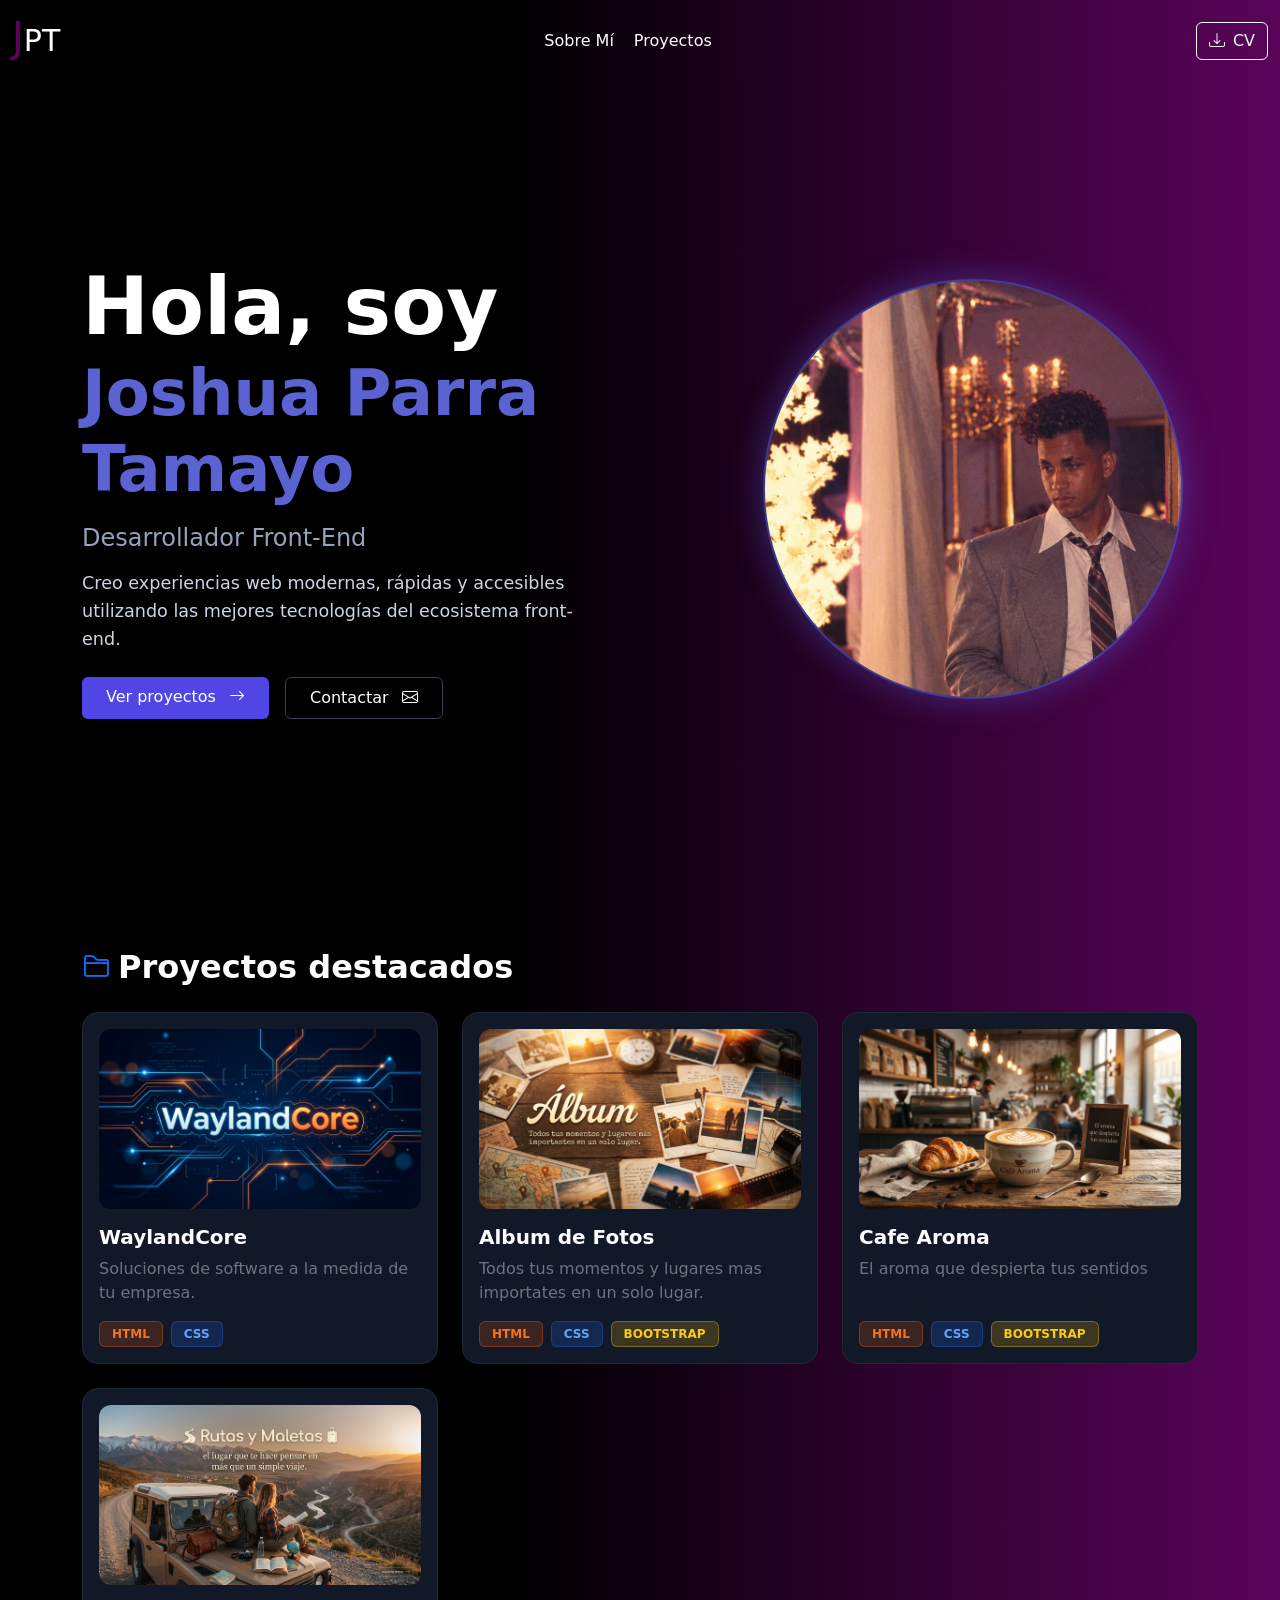
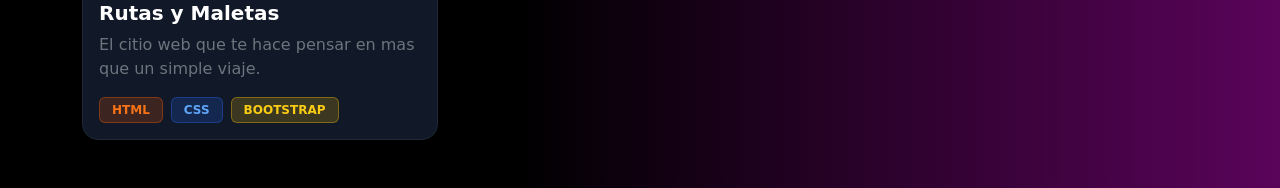
<file: index.html>
<!DOCTYPE html>
<html lang="es">

<head>
    <meta charset="UTF-8">
    <meta name="viewport" content="width=device-width, initial-scale=1.0">
    <title>PFF</title>
    <link href="https://cdn.jsdelivr.net/npm/bootstrap@5.3.8/dist/css/bootstrap.min.css" rel="stylesheet"
        integrity="sha384-sRIl4kxILFvY47J16cr9ZwB07vP4J8+LH7qKQnuqkuIAvNWLzeN8tE5YBujZqJLB" crossorigin="anonymous">
    <script src="https://cdn.jsdelivr.net/npm/bootstrap@5.3.8/dist/js/bootstrap.bundle.min.js"
        integrity="sha384-FKyoEForCGlyvwx9Hj09JcYn3nv7wiPVlz7YYwJrWVcXK/BmnVDxM+D2scQbITxI" crossorigin="anonymous"
        defer>
        </script>

    <link rel="stylesheet" href="https://cdn.jsdelivr.net/npm/bootstrap-icons@1.11.3/font/bootstrap-icons.min.css">
    <!-- Iconos Bootstrap -->
    <link rel="stylesheet" href="style.css">
</head>

<body>
    <!-- NAVBAR -->
    <nav class="navbar navbar-dark">
        <div class="container-fluid nav-custom-container">
            <a class="navbar-brand me-0" href="#">
                <h1>JPT</h1>
            </a>

            <ul class="navbar-nav text-center">
                <li class="nav-item">
                    <a class="nav-link active" href="#inicio">Sobre Mí</a>
                </li>
                <li class="nav-item">
                    <a class="nav-link active" href="#proyectos">Proyectos</a>
                </li>
            </ul>

            <div>
                <a href="Hvida/index.html" class="btn btn-outline-light">
                    <i class="bi bi-download me-2"></i>CV
                </a>
            </div>
        </div>
    </nav>
    <!-- FIN NAVBAR-->

    <!-- SECCION INICIO -->
    <section id="inicio" class="hero-section py-5">
        <div class="container">
            <div class="row align-items-center gy-4">

                <div class="col-lg-7 text-start">
                    <h2 class="hero-title fw-bold m-0">Hola, soy</h2>
                    <h1 class="hero-name fw-bold mb-3">Joshua Parra Tamayo</h1>
                    <h3 class="hero-subtitle text-secondary mb-3">Desarrollador Front-End</h3>
                    <p class="hero-text text-light-50 mb-4">
                        Creo experiencias web modernas, rápidas y accesibles utilizando las mejores tecnologías del
                        ecosistema front-end.
                    </p>

                    <div class="d-flex gap-3 flex-wrap">
                        <a href="#proyectos" class="btn btn-purple px-4 py-2">
                            Ver proyectos <i class="bi bi-arrow-right ms-2"></i>
                        </a>
                        <a href="#contacto" class="btn btn-outline-custom px-4 py-2">
                            Contactar <i class="bi bi-envelope ms-2"></i>
                        </a>
                    </div>
                </div>

                <div class="col-lg-5 d-flex justify-content-center">
                    <div class="profile-img-container">
                        <!-- Rutas corregidas a relativas -->
                        <img src="img/Foto.jpeg" alt="Joshua Parra Tamayo" class="profile-img">
                    </div>
                </div>

            </div>
        </div>
    </section>
    <!-- FIN SECCION INICIO -->

    <!-- SECCION PROYECTOS -->
    <section id="proyectos" class="py-5">
        <div class="container">
            <div class="d-flex align-items-center gap-2 mb-4">
                <i class="bi bi-folder2 fs-3 text-primary"></i>
                <h2 class="text-white fw-bold m-0">Proyectos destacados</h2>
            </div>

            <div class="row g-4">
                <!-- Proyecto 1 -->
                <div class="col-12 col-md-6 col-lg-4">
                    <div class="card project-card h-100 p-3">
                        <img src="img/WaylandCore.jpeg" class="card-img-top project-img" alt="WaylandCore">
                        <div class="card-body px-0 pb-0 d-flex flex-column justify-content-between">
                            <div>
                                <h5 class="card-title text-white fw-bold mb-2">
                                    <a href="Proyecto1/index.html" class="text-white text-decoration-none stretched-link">
                                        WaylandCore
                                    </a>
                                </h5>
                                <p class="card-text text-secondary fs-6">
                                    Soluciones de software a la medida de tu empresa.
                                </p>
                            </div>

                            <div class="d-flex gap-2 mt-3">
                                <span class="badge tech-badge bg-orange">HTML</span>
                                <span class="badge tech-badge bg-blue">CSS</span>
                            </div>
                        </div>
                    </div>
                </div>

                <!-- Proyecto 2 -->
                <div class="col-12 col-md-6 col-lg-4">
                    <div class="card project-card h-100 p-3">
                        <img src="img/Album.jpeg" class="card-img-top project-img" alt="TaskFlow">
                        <div class="card-body px-0 pb-0 d-flex flex-column justify-content-between">
                            <div>
                                <h5 class="card-title text-white fw-bold mb-2">
                                    <a href="Proyecto2/index.html" class="text-white text-decoration-none stretched-link">
                                        Album de Fotos
                                    </a>
                                </h5>
                                <p class="card-text text-secondary fs-6">
                                    Todos tus momentos y lugares mas importates en un solo lugar.
                                </p>
                            </div>
                            
                            <div class="d-flex gap-2 mt-3">
                                <span class="badge tech-badge bg-orange">HTML</span>
                                <span class="badge tech-badge bg-blue">CSS</span>
                                <span class="badge tech-badge bg-yellow">BOOTSTRAP</span>
                            </div>
                        </div>
                    </div>
                </div>

                <!-- Proyecto 3 -->
                <div class="col-12 col-md-6 col-lg-4">
                    <div class="card project-card h-100 p-3">
                        <img src="img/cafeAroma.jpg" class="card-img-top project-img" alt="Focus Landing">
                        <div class="card-body px-0 pb-0 d-flex flex-column justify-content-between">
                            <div>
                                <h5 class="card-title text-white fw-bold mb-2">
                                    <a href="Proyecto3/index.html" class="text-white text-decoration-none stretched-link">
                                        Cafe Aroma
                                    </a>
                                </h5>
                                <p class="card-text text-secondary fs-6">
                                    El aroma que despierta tus sentidos
                                </p>
                            </div>
                            
                            <div class="d-flex gap-2 mt-3">
                                <span class="badge tech-badge bg-orange">HTML</span>
                                <span class="badge tech-badge bg-blue">CSS</span>
                                <span class="badge tech-badge bg-yellow">BOOTSTRAP</span>
                            </div>
                        </div>
                    </div>
                </div>

                <!-- Proyecto 4 -->
                <div class="col-12 col-md-6 col-lg-4">
                    <div class="card project-card h-100 p-3">
                        <img src="img/rutasymaletas.jpeg" class="card-img-top project-img" alt="Focus Landing">
                        <div class="card-body px-0 pb-0 d-flex flex-column justify-content-between">
                            <div>
                                <h5 class="card-title text-white fw-bold mb-2">
                                    <a href="Proyecto4/index.html" class="text-white text-decoration-none stretched-link">
                                        Rutas y Maletas
                                    </a>
                                </h5>
                                <p class="card-text text-secondary fs-6">
                                    El citio web que te hace pensar en mas que un simple viaje.
                                </p>
                            </div>
                            
                            <div class="d-flex gap-2 mt-3">
                                <span class="badge tech-badge bg-orange">HTML</span>
                                <span class="badge tech-badge bg-blue">CSS</span>
                                <span class="badge tech-badge bg-yellow">BOOTSTRAP</span>
                            </div>
                        </div>
                    </div>
                </div>
            </div>
        </div>
    </section>
    <!-- FIN SECCION PROYECTOS -->
</body>

</html>
</file>
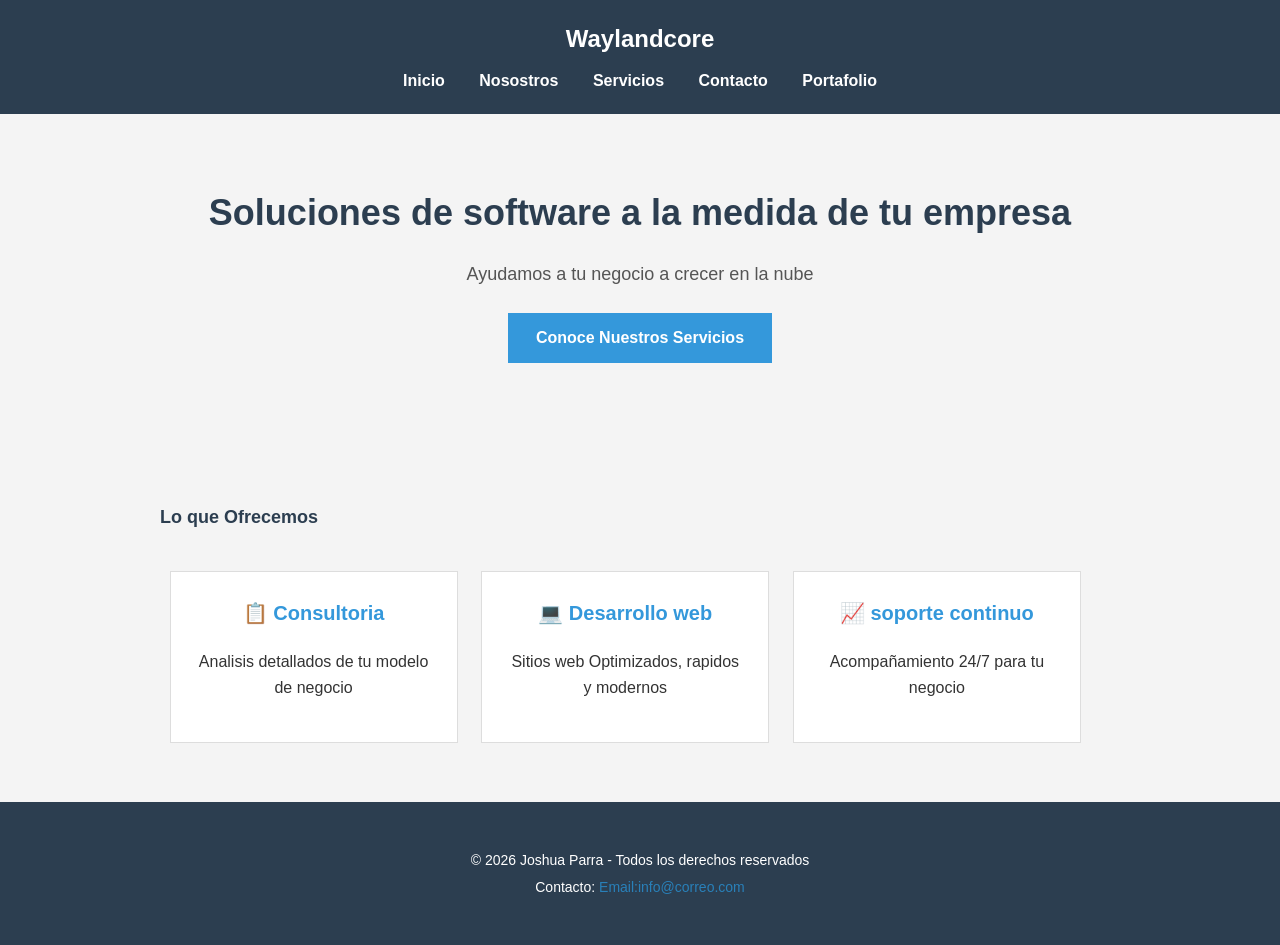
<file: Proyecto1/index.html>
<!DOCTYPE html>
<html lang="es">
<head>
    <meta charset="UTF-8">
    <meta name="viewport" content="width=device-width, initial-scale=1.0">
    <title>Website</title>
    <link rel="stylesheet" href="../Proyecto1/style.css">
</head>
<body>
    <!--Cabecera-->
    <header>
        <h2>Waylandcore</h2>
        
        <nav>
            <li><a href="#">Inicio</a></li>
            <li><a href="#">Nosostros</a></li>
            <li><a href="#">Servicios</a></li>
            <li><a href="../Proyecto1/contacto.html">Contacto</a></li>
            <li><a href="../index.html">Portafolio</a></li>
        </nav>
    </header>
    <!--FIN CABECERA-->

    <!-- BANNER PPAL -->
     <section class="hero">
        <h1>Soluciones de software a la medida de tu empresa</h1>
        <p>Ayudamos a tu negocio a crecer en la nube</p>
        <a href="#" class="btn">Conoce Nuestros Servicios</a>
     </section>
     <!-- Fin Banner-->

      <!-- servicios-->
       <section class="servicios">
        <h2>Lo que Ofrecemos</h2>
        <div class="caja-servicio">
            <h3>📋 Consultoria</h3>
            <p>Analisis detallados de tu modelo de negocio</p>
        </div>

        <div class="caja-servicio">
            <h3>💻 Desarrollo web</h3>
            <p>Sitios web Optimizados, rapidos y modernos</p>
        </div>

        <div class="caja-servicio">
            <h3>📈 soporte continuo</h3>
            <p>Acompañamiento 24/7 para tu negocio</p>
        </div>
        
       </section>
       <!--Fin Servicios-->
       
        <!-- Footer -->
         <footer>
            <p>&copy; 2026 Joshua Parra - Todos los derechos reservados</p>
            <p>Contacto: <a href="email.info@correo.com">Email:info@correo.com</a></p>
         </footer>

</body>
</html>
</file>
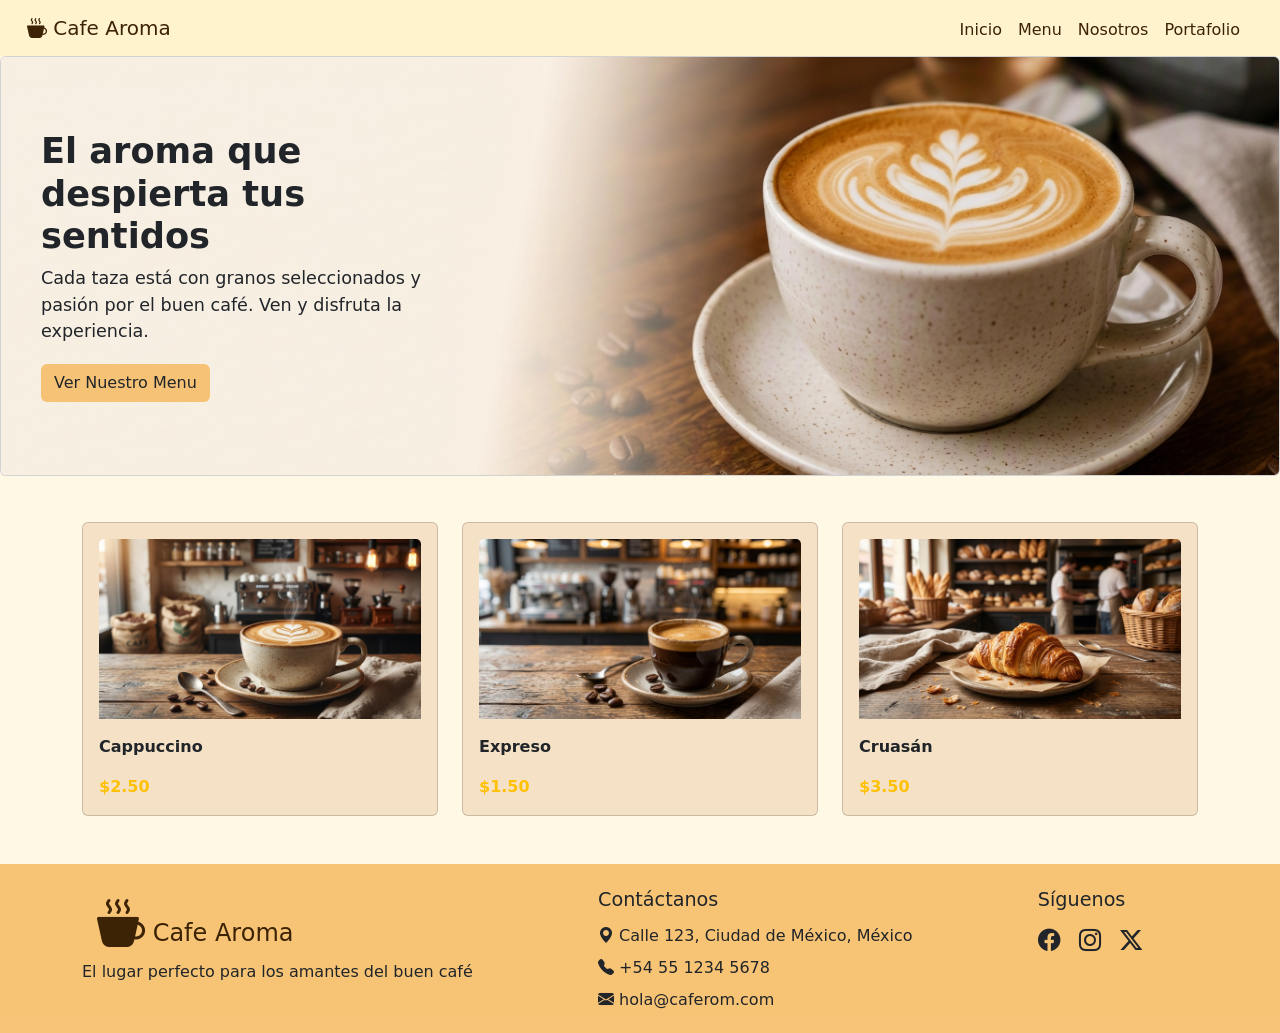
<file: Proyecto3/index.html>
<!DOCTYPE html>
<html lang="en">

<head>
    <meta charset="UTF-8">
    <meta name="viewport" content="width=device-width, initial-scale=1.0">
    <title>Proyecto 3</title>
    <link href="https://cdn.jsdelivr.net/npm/bootstrap@5.3.8/dist/css/bootstrap.min.css" rel="stylesheet"
        integrity="sha384-sRIl4kxILFvY47J16cr9ZwB07vP4J8+LH7qKQnuqkuIAvNWLzeN8tE5YBujZqJLB" crossorigin="anonymous">
    <script src="https://cdn.jsdelivr.net/npm/bootstrap@5.3.8/dist/js/bootstrap.bundle.min.js"
        integrity="sha384-FKyoEForCGlyvwx9Hj09JcYn3nv7wiPVlz7YYwJrWVcXK/BmnVDxM+D2scQbITxI" crossorigin="anonymous"
        defer>
        </script>
    <link rel="stylesheet" href="https://cdn.jsdelivr.net/npm/bootstrap-icons@1.11.3/font/bootstrap-icons.min.css">
    <link rel="stylesheet" href="../Proyecto3/style.css">
</head>

<body class="bg-warning bg-opacity-10">
    <!-- NAVBAR -->
    <nav class="navbar navbar-expand bg-warning bg-opacity-10">
        <div class="container-fluid flex-column">

            <a class="navbar-brand" href="#"><i class="bi bi-cup-hot-fill"></i> Cafe Aroma</a>

            <div class="collapse navbar-collapse" id="navbarNavAltMarkup">
                <div class="navbar-nav flex-column">
                    <a class="nav-link" href="#">Inicio</a>
                    <a class="nav-link" href="#">Menu</a>
                    <a class="nav-link" href="#">Nosotros</a>
                    <a class="nav-link" href="../index.html">Portafolio</a>
                </div>
            </div>
        </div>
    </nav>
    <!-- FIN NAVBAR -->

    <!-- MAIN -->
    <!-- CARD -->
    <div class="card" id="card">
        <img src="../img/Cafe.jpg" class="card-img rounded-0" alt="...">
        <div class="card-img-overlay">
            <h4 class="card-title">El aroma que despierta tus sentidos</h4>
            <p class="card-text">Cada taza está con granos seleccionados y pasión por el buen café. Ven y disfruta la experiencia.</p>
            <a href="#" class="btn pe-auto"> Ver Nuestro Menu</a>
        </div>
    </div>
    <!-- FIN CARD -->
    <!-- TARGETAS -->
    <div class="container">

        <div class="row g-4">
            <!-- Tarjeta 1 -->
            <div class="col-12 col-md-6 col-lg-4">
                <div class="card project-card h-100 p-3">
                    <img src="../img/capuchino.jpg" class="card-img-top project-img" alt="WaylandCore">
                    <div class="card-body px-0 pb-0 d-flex flex-column justify-content-between">
                        <div class="texto">
                            
                            <p class="card-text fw-bold">
                                Cappuccino
                            </p>
                            <p class="card-text fw-bold text-warning text-opacity-900">
                                $2.50
                            </p>
                        </div>
                    </div>
                </div>
            </div>

            <!-- Tarjeta 2 -->
            <div class="col-12 col-md-6 col-lg-4">
                <div class="card project-card h-100 p-3">
                    <img src="../img/Expreso.jpg" class="card-img-top project-img" alt="TaskFlow">
                    <div class="card-body px-0 pb-0 d-flex flex-column justify-content-between">
                        <div class="texto">
                            
                            <p class="card-text fw-bold">
                                Expreso
                            </p>
                            <p class="card-text fw-bold text-warning text-opacity-900">
                                $1.50
                            </p>
                        </div>
                    </div>
                </div>
            </div>

            <!-- Targeta 3 -->
            <div class="col-12 col-md-6 col-lg-4">
                <div class="card project-card h-100 p-3">
                    <img src="../img/cruasan.jpg" class="card-img-top project-img" alt="Focus Landing">
                    <div class="card-body px-0 pb-0 d-flex flex-column justify-content-between">
                        <div class="texto">
                            <p class="card-text fw-bold">
                                Cruasán
                            </p>
                            <p class="card-text fw-bold text-warning text-opacity-900">
                                $3.50
                            </p>
                        </div>
                    </div>
                </div>
            </div>
        </div>
    </div>
    <!-- FIN MAIN -->

    <!-- FOOTER -->
    <footer class="mt-5 ">
        <div class="container d-flex flex-column flex-sm-row">
            <div class="icon">
                <a class="navbar-brand" href="#"><i class="bi bi-cup-hot-fill"></i> Cafe Aroma</a>
            <p>El lugar perfecto para los amantes del buen café</p>
            </div>

            <div class="port">
                <h2>Contáctanos</h2>
                <ul>
                    <li><i class="bi bi-geo-alt-fill"></i> Calle 123, Ciudad de México, México</li>
                    <li><i class="bi bi-telephone-fill"></i> +54 55 1234 5678</li>
                    <li><i class="bi bi-envelope-fill"></i> hola@caferom.com</li>
                </ul>
            </div>

            <div class="port">
                <h2>Síguenos</h2>
                <ul class="redes">
                    <li><i class="bi bi-facebook"></i></li>
                    <li><i class="bi bi-instagram"></i></li>
                    <li><i class="bi bi-twitter-x"></i></li>
                </ul>
            </div>
        </div>
    </footer>
    <!-- FIN FOOTER-->
</body>

</html>
</file>
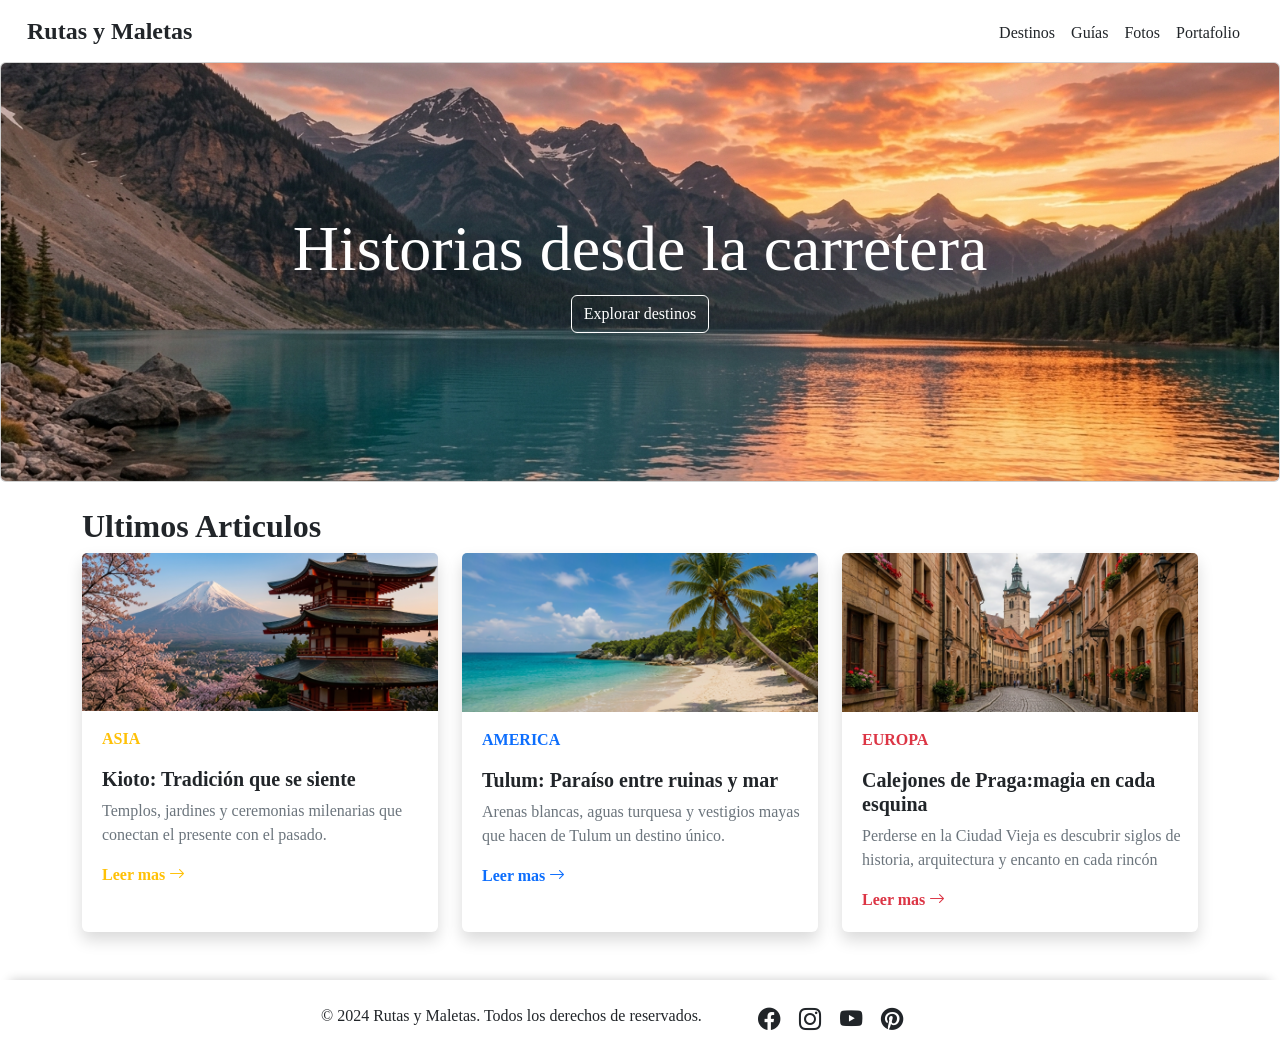
<file: Proyecto4/index.html>
<!DOCTYPE html>
<html lang="en">
<head>
    <meta charset="UTF-8">
    <meta name="viewport" content="width=device-width, initial-scale=1.0">
    <title>Proyecto 4</title>
    <link href="https://cdn.jsdelivr.net/npm/bootstrap@5.3.8/dist/css/bootstrap.min.css" rel="stylesheet"
        integrity="sha384-sRIl4kxILFvY47J16cr9ZwB07vP4J8+LH7qKQnuqkuIAvNWLzeN8tE5YBujZqJLB" crossorigin="anonymous">
    <script src="https://cdn.jsdelivr.net/npm/bootstrap@5.3.8/dist/js/bootstrap.bundle.min.js"
        integrity="sha384-FKyoEForCGlyvwx9Hj09JcYn3nv7wiPVlz7YYwJrWVcXK/BmnVDxM+D2scQbITxI" crossorigin="anonymous"
        defer>
        </script>
    <link rel="stylesheet" href="https://cdn.jsdelivr.net/npm/bootstrap-icons@1.11.3/font/bootstrap-icons.min.css">
    <link rel="stylesheet" href="../Proyecto4/style.css">
</head>
<body>
    <!-- NAVBAR -->
    <nav class="navbar navbar-expand">
        <div class="container-fluid flex-column">

            <a class="navbar-brand text-dark" href="#">Rutas y Maletas</a>

            <div class="collapse navbar-collapse" id="navbarNavAltMarkup">
                <div class="navbar-nav flex-column">
                    <a class="nav-link text-dark" href="#">Destinos</a>
                    <a class="nav-link text-dark" href="#">Guías</a>
                    <a class="nav-link text-dark" href="#">Fotos</a>
                    <a class="nav-link text-dark" href="../index.html">Portafolio</a>
                </div>
            </div>
        </div>
    </nav>
    <!-- FIN NAVBAR -->

    <!-- MAIN -->
    <!-- CARD -->
    <div class="card" id="card">
        <img src="../img/PeytoLake.jpeg" class="card-img rounded-0" alt="...">
        <div class="card-img-overlay">
            <h4 class="card-title text-white">Historias desde la carretera</h4>
            <a href="#" class="btn pe-auto text-white">Explorar destinos</a>
        </div>
    </div>
    <!-- FIN CARD -->
    <!-- TARGETAS -->
    <div class="container">

        <div class="row">
            <h2>Ultimos Articulos</h2>
            <!-- Tarjeta 1 -->
            <div class="col-12 col-md-6 col-lg-4">
                <div class="card project-card h-100 border-0 shadow">
                    <img src="../img/Asia.jpeg" class="card-img-top project-img" alt="WaylandCore">
                    <div class="card-body px-0 pb-0 d-flex flex-column justify-content-between">
                        <div class="texto">
                            <p class="card-text fw-bold text-warning ">
                                ASIA
                            </p>

                            <h5>Kioto: Tradición que se siente</h5>

                            <p class="text-secondary">Templos, jardines y ceremonias milenarias que conectan el presente con el pasado.</p>

                            <p class="card-text fw-bold text-warning">
                                Leer mas <i class="bi bi-arrow-right text-warning"></i>
                            </p>
                        </div>
                    </div>
                </div>
            </div>

            <!-- Tarjeta 2 -->
            <div class="col-12 col-md-6 col-lg-4">
                <div class="card project-card h-100 border-0 shadow">
                    <img src="../img/tulum.jpeg" class="card-img-top project-img" alt="TaskFlow">
                    <div class="card-body px-0 pb-0 d-flex flex-column justify-content-between">
                        <div class="texto">
                            <p class="card-text fw-bold text-primary">
                                AMERICA
                            </p>

                            <h5>Tulum: Paraíso entre ruinas y mar</h5>

                            <p class="text-secondary">Arenas blancas, aguas turquesa y vestigios mayas que hacen de Tulum un destino único.</p>

                            <p class="card-text fw-bold text-primary">
                                Leer mas <i class="bi bi-arrow-right text-primary"></i>
                            </p>
                        </div>
                    </div>
                </div>
            </div>

            <!-- Targeta 3 -->
            <div class="col-12 col-md-6 col-lg-4">
                <div class="card project-card h-100 border-0 shadow">
                    <img src="../img/europa.jpeg" class="card-img-top project-img" alt="Focus Landing">
                    <div class="card-body px-0 pb-0 d-flex flex-column justify-content-between">
                        <div class="texto">
                            <p class="card-text fw-bold text-danger">
                                EUROPA
                            </p>

                            <h5>Calejones de Praga:magia en cada esquina</h5>

                            <p class="text-secondary">Perderse en la Ciudad Vieja es descubrir siglos de historia, arquitectura y encanto en cada rincón</p>

                            <p class="card-text fw-bold text-danger">
                                Leer mas <i class="bi bi-arrow-right text-danger"></i>
                            </p>
                        </div>
                    </div>
                </div>
            </div>
        </div>
    </div>
    <!-- FIN MAIN -->

    <!-- FOOTER -->
    <footer class="mt-5 ">
        <div class="container d-flex justify-content-center">
            <div class="icon">
            <p>© 2024 Rutas y Maletas. Todos los derechos de reservados.</p>
            </div>

            <div class="port">
                <ul class="redes">
                    <li><i class="bi bi-facebook"></i></li>
                    <li><i class="bi bi-instagram"></i></li>
                    <li><i class="bi bi-youtube"></i></li>
                    <li><i class="bi bi-pinterest"></i></li>
                </ul>
            </div>
        </div>
    </footer>
    <!-- FIN FOOTER-->
</body>
</html>
</file>
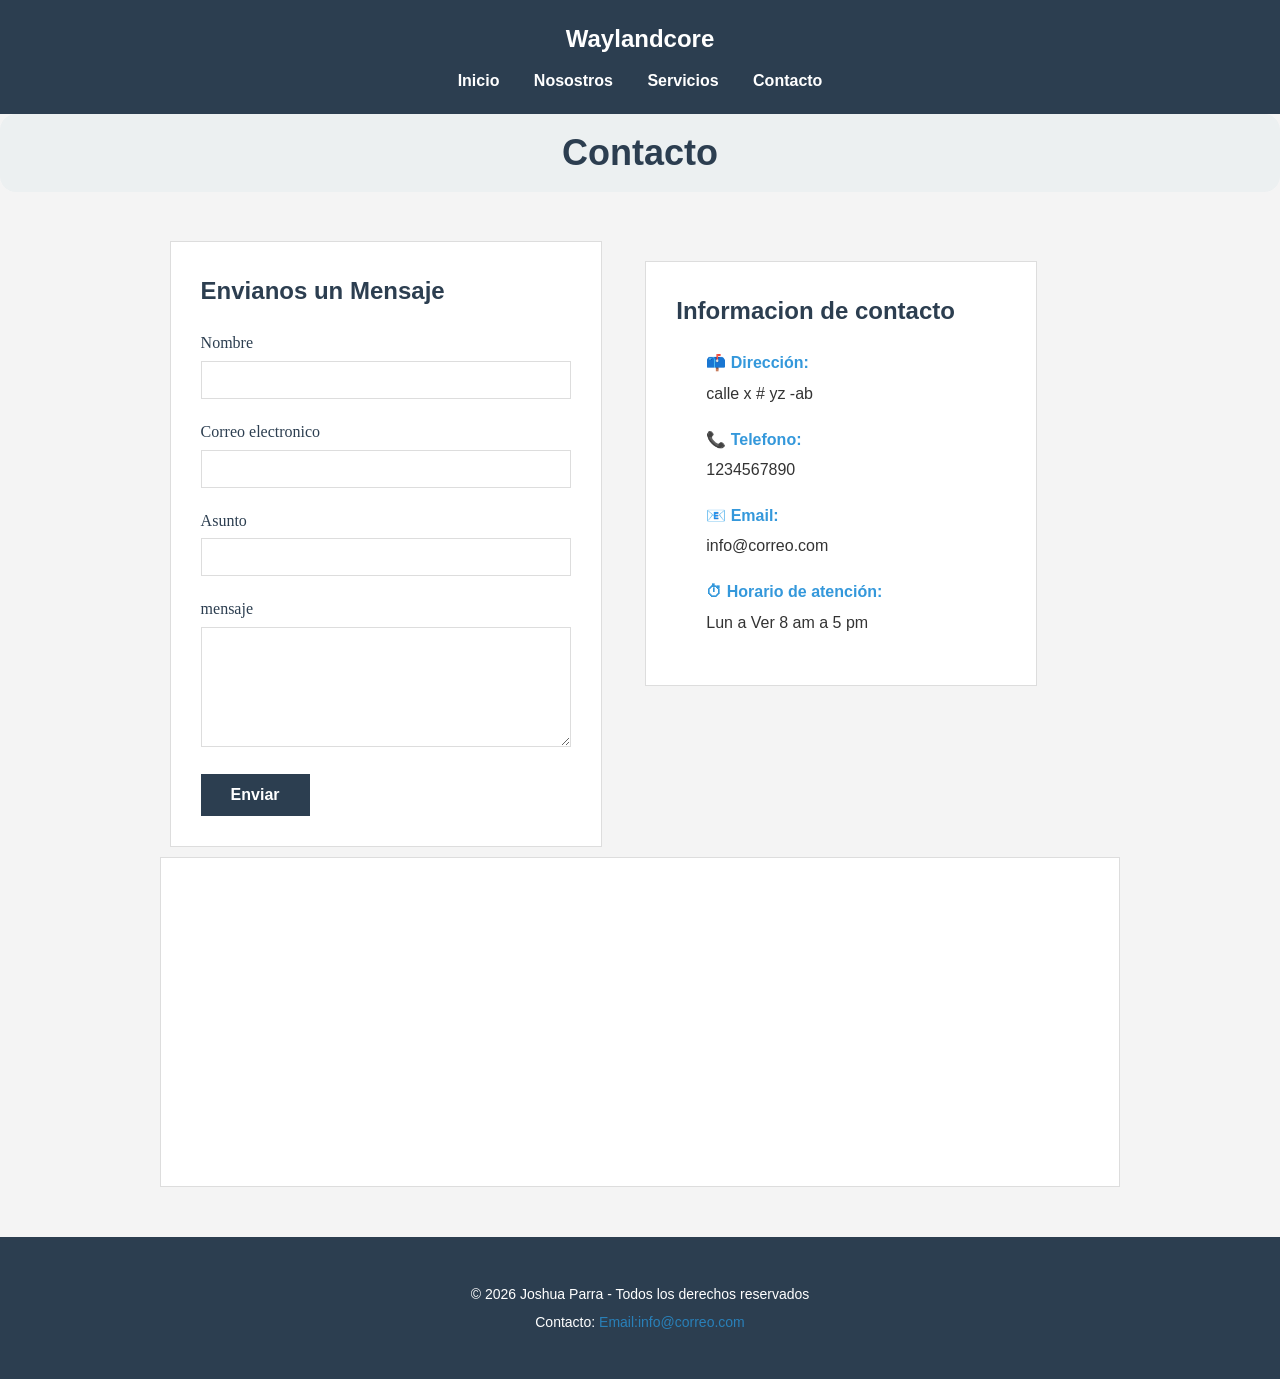
<file: Proyecto1/contacto.html>
<!DOCTYPE html>
<html lang="en">

<head>
    <meta charset="UTF-8">
    <meta name="viewport" content="width=device-width, initial-scale=1.0">
    <title>Contacto</title>
    <link rel="stylesheet" href="../Proyecto1/style.css">
</head>

<body>
    <!--Cabecera-->
    <header>
        <h2>Waylandcore</h2>

        <nav>
            <li><a href="../Proyecto1/index.html">Inicio</a></li>
            <li><a href="#">Nosostros</a></li>
            <li><a href="#">Servicios</a></li>
            <li><a href="#">Contacto</a></li>
        </nav>
    </header>
    <!--FIN CABECERA-->

    <!--banner-->
    <section class="page-banner">
        <h1>Contacto</h1>
    </section>

    <!-- contenido en 2 columnas-->
    <div class="contacto-container">
        <!--Columna de la izquierda-->
        <div class="columna">
            <div class="formulario-contacto">
                <h2>Envianos un Mensaje</h2>
                <form action="post">
                    <div class="form-group">
                        <label for="nombre">Nombre</label><!--(Label)Etiqueta-->
                        <input type="text" name="nombre" id="nombre">
                    </div>
                    <div class="form-group">
                        <label for="correo">Correo electronico</label>
                        <input type="text" name="correo" id="correo">
                    </div>
                    <div class="form-group">
                        <label for="asunto">Asunto</label>
                        <input type="text" name="asunto" id="asunto">
                    </div>
                    <div class="form-group">
                        <label for="mensaje">mensaje</label>
                        <textarea type="text" name="mensaje" id="mensaje"></textarea>
                    </div>

                    <button type="submit" class="btn-enviar">Enviar</button>
                </form>
            </div>
        </div>
        <!-- Termina columna-->
        <div class="columna">
            <div class="info-contacto">
                <h2>Informacion de contacto</h2>

                <div class="info-item">
                    <strong>📫 Dirección:</strong> calle x # yz -ab
                </div>
                <div class="info-item">
                    <strong>📞 Telefono:</strong> 1234567890
                </div>
                <div class="info-item">
                    <strong>📧 Email:</strong> info@correo.com
                </div>
                <div class="info-item">
                    <strong>⏱ Horario de atención:</strong> Lun a Ver 8 am a 5 pm
                </div>
            </div>

        </div>
        <div class="mapa-container">
            <iframe
                src="https://www.google.com/maps/embed?pb=!1m18!1m12!1m3!1d3965.7079369514518!2d-75.57113602415323!3d6.3020533256953435!2m3!1f0!2f0!3f0!3m2!1i1024!2i768!4f13.1!3m3!1m2!1s0x8e442f25d6670d4d%3A0x8043999e5e767b96!2sSENA%20-%20Centro%20de%20Tecnolog%C3%ADa%20de%20la%20Manufactura%20Avanzada!5e0!3m2!1ses-419!2sco!4v1785355086883!5m2!1ses-419!2sco"
                width="600" height="450" style="border:0;" allowfullscreen="" loading="lazy"
                referrerpolicy="strict-origin-when-cross-origin"></iframe>
        </div>
    </div>

    <!-- Footer -->
    <footer>
        <p>&copy; 2026 Joshua Parra - Todos los derechos reservados</p>
        <p>Contacto: <a href="email.info@correo.com">Email:info@correo.com</a></p>
    </footer>
</body>

</html>
</file>
<file: style.css>
html {
    scroll-behavior: smooth;
    /*Para que no haga scroll brusco*/
}

body {
    margin: 0;
    padding: 0;
    min-height: 100vh;
    box-sizing: border-box;
}

/* NAVBAR */

.nav-custom-container {
    display: flex;
    flex-direction: row;
    justify-content: space-between;
    align-items: center;
}

.nav-custom-container .navbar-nav {
    flex-direction: row;
    gap: 1.25rem;
}

/* Cambio a vertical para 540px o menos */
@media (min-width: 720px){
    .navbar{
        position: fixed;
        top: 0;
        width: 100%;
    }
}

@media (max-width: 540px) {
    .nav-custom-container {
        flex-direction: column;
        text-align: center;
        gap: 0.5rem;
    }

    .nav-custom-container .navbar-nav {
        flex-direction: column;
        gap: 0.25rem;
        margin: 0.75rem 0;
    }
}

/* Estilo */
.navbar {
    background: linear-gradient(to right, black 40%, rgb(90, 4, 90) 100%);
}

.navbar-brand h1 {
    color: white;
    font-size: 30px;
}

.navbar-brand h1::first-letter {
    color: rgb(90, 4, 90);
    font-size: 40px;
}

.navbar .nav-link.active {
    color: white;
}

.btn a{
    text-decoration: none;
    color: white;
    transition: all 0.3s ease;
}

.btn a:hover {
    color: black;
}

/* FIN NAVBAR */

/* SECCION INICIO*/
.hero-section {
    min-height: calc(100vh - 82px);
    display: flex;
    align-items: center;
    background: linear-gradient(to right, black 40%, rgb(90, 4, 90) 100%);
}

.hero-title {
    font-size: 5rem;
    color: #ffffff;
}

.hero-name {
    font-size: 4rem;
    color: #5b63d3;
    /* Color azul/morado resaltado */
}

.hero-subtitle {
    max-width: 500px;
    font-size: 1.5rem;
    color: #94a3b8 !important;
}

.hero-text {
    max-width: 500px;
    color: #cbd5e1;
    font-size: 1.1rem;
    line-height: 1.6;
}

/* Botones personalizados */
.btn-purple {
    background-color: #4f46e5;
    color: #ffffff;
    border: none;
    font-weight: 500;
}

.btn-purple:hover {
    background-color: #4338ca;
    color: #ffffff;
}

.btn-outline-custom {
    border: 1px solid #334155;
    color: #ffffff;
    background-color: transparent;
}

.btn-outline-custom:hover {
    background-color: #1e293b;
    color: #ffffff;
}

/* Foto de perfil circular con resplandor (Glow effect) */
.profile-img-container {
    width: 420px;
    height: 420px;
    border-radius: 50%;
    padding: 2px;
    background: radial-gradient(circle, rgba(99, 102, 241, 1) 0%, rgba(59, 130, 246, 0.3) 100%);
    box-shadow: 0 0 35px rgba(99, 102, 241, 0.4);
}

.profile-img {
    width: 100%;
    height: 100%;
    object-fit: cover;
    border-radius: 50%;
}

/* Ajuste responsivo para pantallas pequeñas */
@media (max-width: 991px) {
    .hero-section {
        text-align: center;
    }

    .hero-title{
        text-align: center;
    }

    .hero-name{
        text-align: center;
    }


    .hero-subtitle, .hero-text {
        margin-left: auto;
        margin-right: auto;
    }

    .d-flex.gap-3 {
        justify-content: center;
    }

    .profile-img-container {
        width: 250px;
        height: 250px;
    }
}

@media (max-width: 1200px) {
    .profile-img-container{
        width: 380px;
        height: 380px;
    }
}

@media (max-width: 576px) {
    .hero-title {
        font-size: 2.5rem; 
    }

    .hero-name {
        font-size: 2.8rem; 
    }

    .col-lg-7 {
        text-align: center !important; 
    }
}
/* FIN SECCION INICIO*/

/* SECCION PROYECTOS */
#proyectos {
    min-height: calc(100vh - 82px);
    display: flex;
    align-items: center;
    background: linear-gradient(to right, black 40%, rgb(90, 4, 90) 100%);
}

/* Tarjeta contenedora de proyectos */
.project-card {
    background-color: #111827;
    border: 1px solid #1f2937;
    border-radius: 16px;
    cursor: pointer;
    position: relative;
    transition: transform 0.3s ease, border-color 0.3s ease;
}

.project-card:hover {
    transform: translateY(-5px);
    border-color: #374151;
}

/* Imagen dentro de la tarjeta */
.project-img {
    border-radius: 12px;
    height: 180px;
    object-fit: cover;
}

/* Badges personalizados para las tecnologías */
.tech-badge {
    font-size: 0.75rem;
    padding: 6px 12px;
    border-radius: 6px;
    font-weight: 600;
}

.bg-orange {
    background-color: rgba(234, 88, 12, 0.2);
    color: #f97316;
    border: 1px solid rgba(234, 88, 12, 0.4);
}

.bg-blue {
    background-color: rgba(37, 99, 235, 0.2);
    color: #60a5fa;
    border: 1px solid rgba(37, 99, 235, 0.4);
}

.bg-yellow {
    background-color: rgba(234, 179, 8, 0.2);
    color: #facc15;
    border: 1px solid rgba(234, 179, 8, 0.4);
}

/* Compensación de espacio para Navbar Fijo */
@media (min-width: 720px) {
    body {
        padding-top: 80px;
    }
}

/* Ajuste fino de tipografía para dispositivos muy pequeños (360px a 480px) */
@media (max-width: 480px) {
    .hero-title {
        font-size: 2rem;
    }

    .hero-name {
        font-size: 2.2rem;
    }

    .profile-img-container {
        width: 200px;
        height: 200px;
    }
}
</file>
<file: Proyecto1/style.css>
body{/** Esto aplica para toda la seccion del body*/
    font-family: Arial, Helvetica, sans-serif;
    margin: 0;
    padding: 0;
    color: #333;
    line-height: 1.6; /**Interlineado*/
    background-color: #f4f4f4;
}

/** Cabecera */
header{
    background-color: #2c3e50;
    color: #fff;
    padding: 20px;
    text-align: center;
}

header h2{
    margin: 0 0 10px;
    font-size: 24px;
}

header nav{
    list-style: none ;/**Eliminar o quita las viñetas*/
}

header li{
    display: inline-block; 
}

header nav a{
    color: #fff;
    text-decoration: none;/*Elimina el subrayado del link*/
    margin: 0 15px;
    font-weight: bold; /*Negrita*/
    font-size: 16px;
    display: inline-block; /*Para que los links se vean en linea*/
}

header nav a:hover{
    color: #3498db;
}

/** Fin cabecera */
.hero{
    background-color:#f4f4f4;
    text-align: center;
    padding: 70px 20px;
}

.hero h1{
    margin: 0 0 10px;
    color: #2c3e50;
    font-size: 36px;

}

.hero p{
    font-size: 18px;
    color:#555;
    margin-bottom: 25px;
}

.btn{
    background-color: #3498db;
    color: #fff;
    padding: 12px 28px;
    text-decoration: none;
    font-weight: bold;
    display: inline-block;
}

.btn:hover{/**PO encima (dar un efecto de boton)*/
    background-color: #2980b9;

}
/** FIN Banner*/

/** Servicios*/
.servicios{
    max-width: 960px;/**Medida para el responsive, max permitido en el ancho*/
    margin: 70px auto;
    padding: 0 20px;
    margin-bottom: 30px;
}

.servicios h2{
    color: #2c3e50;
    font-size: 18px;
    margin-bottom: 30px;
}

.caja-servicio{
    display: inline-block;
    width: 30%;
    margin: 1%;
    background-color: #fff;
    padding: 25px;
    box-sizing: border-box;
    vertical-align: top;
    border: 1px solid #ddd;
    text-align: center;
}

.caja-servicio h3{
    color: #3498db;
    margin-top: 0;
    font-size: 20px;
}

/**Fin servicio*/

/**Footer*/
footer{
    background-color: #2c3e50;
    color: #fff;
    text-align: center;
    padding: 41.5px 20px;
    margin-top: 50px;
}

footer p{
    margin: 5px;
    font-size: 14px;

}

footer a{
    color:#2980b9;
    text-decoration: none;
}

/** PAGINA CONTACTO */

/* Banner*/

.page-banner{
    background-color: #ecf0f1;
    text-align: center;
    padding: 10px 20px;
    border-radius: 1em; /* 16px */
}

.page-banner h1{
    margin: 0;
    color: #2c3e50;
    font-size: 36px;
}

.contacto-container{
    max-width: 960px;
    margin: 40px auto;
    padding: 0 20px;
}

/* Columnas */

.columna{
    display: inline-block;
    width: 45%;
    vertical-align: top;
    box-sizing: border-box;
    margin: 1%;
}

.formulario-contacto{
    background-color: #fff;
    padding: 30px;
    border: solid 1px #ddd;
}

.formulario-contacto h2{
    color:#2c3e50;
    margin-top: 0;
    font-size: 24px;
}


.form-group{
    margin-bottom: 20px;
}

.form-group label{
    display: block;
    margin-bottom: 5px;
    color: #2c3e50;
    font-family: bold;
}

.form-group input, .form-group textarea{
    width: 100%;
    padding: 10px;
    border: 1px solid #ddd;
    font-family: 'Segoe UI', Tahoma, Geneva, Verdana, sans-serif;
    font-size: 14px;
    box-sizing: border-box;
}

.form-group textarea{
    height: 120px;
    resize: vertical; 
}

.btn-enviar{
    background-color: #2c3e50;
    color: #fff;
    padding: 12px 30px;
    border: none;
    font-weight: bold;
    font-size: 16px;
    cursor: pointer;
}

/** Informacióbn de contacto*/
.info-contacto{
    background-color: #fff;
    padding: 30px;
    border: 1px solid #ddd;
    margin: 20px;
}

.info-contacto h2{
    color: #2c3e50;
    margin-top: 0;
    font-size: 24px;
}

.info-item{
    margin-bottom: 20px;
    padding-left: 30px;
    position: relative;
}

.info-item strong{
    color: #3498db;
    display: block;
    margin-bottom: 5px;
}

/** Mapa */

.mapa-container{
    background-color: #fff;
    padding: 10px;
    border: 1px solid #ddd;
}
.mapa-container iframe{
    width: 100%;
    height: 300px;
    border: 0;
}
</file>
<file: Proyecto3/style.css>
* {
    margin: 0;
    padding: 0;
    box-sizing: border-box;
}

body{
    display: grid;
    min-height: 100vh;
}

/* Navbar */

.navbar-brand {
    margin-left: 50px;
    color: rgb(61, 35, 5);
}

.navbar-brand i {
    color: rgb(61, 35, 5);
}

.collapse {
    margin-right: 20px;
    justify-content: flex-end;
}

.navbar-nav a {
    color: rgb(61, 35, 5);
    padding-bottom: 4px;
    text-align: center;
}

/* MAIN */
/* CARD */

#card {
    /* Establece una altura fija/mínima para que nunca se reduzca más de lo deseado */
    min-height: 420px;
    position: relative;
    overflow: hidden;
}

.card-img {
    height: 100%;
    width: 100%;
    object-fit: cover; /* Evita que la imagen se deforme o deje huecos */
}

.card-img-overlay {
    margin: 0;
    padding: 2.5rem;
    width: 40%;
    display: flex;
    flex-direction: column;
    justify-content: center;
}

.card-img-overlay h4 {
    font-size: 2.2rem;
    font-weight: bold;
}

.card-img-overlay p {
    width: 100%;
    font-size: 1.1rem;
    margin-bottom: 1.2rem;
}

.card-img-overlay .btn {
    background-color: rgba(247, 190, 105, 0.89);
    align-self: flex-start; /* Evita que el botón se estire a todo el ancho */
    white-space: nowrap;   
}

/* FIN CARD */

/* TARGETAS */
.row{
    margin-top: 2%;
}

.col-12 .card {
    background-color: rgba(245, 224, 196, 0.918);
}

/* FIN TARGETA */

/* FOOTER */
footer {
    background-color: rgba(247, 190, 105, 0.89);
    padding: 1%;
    display: flex;
    flex-direction: column;
    gap: 1.5rem;
}

.icon, .port {

    margin-right: 5%;
    margin-top: 1%;
}

.icon a{
    font-size: 150%;
}

.icon a i {
    font-size: 200%;
}

.port h2 {
    font-size: 120%;
    margin-bottom: 0.8rem;
}

.port ul {
    list-style: none;
    padding-left: 0; 
    margin: 0;
}

.port ul li {
    margin-bottom: 0.5rem;
}

.redes {
    display: flex;
    gap: 1.2rem;
}

.redes li {
    font-size: 1.4rem;
}

@media (min-width: 546px) {
    .container-fluid {
        flex-direction: row !important;
        justify-content: space-between;
    }

    .navbar-nav {
        flex-direction: row !important;
    }

    .navbar-brand {
        margin-left: 15px;
    }

    .container {
        flex-direction: row !important;
        justify-content: space-between;
    }

    footer .container {
        flex-direction: row;
        justify-content: space-between;
        gap: 0;
    }
}

@media (max-width: 1200px) {
    #card {
        min-height: 480px; 
    }

    .card-img-overlay {
        width: 60%; 
    }

    .card-img-overlay h4 {
        font-size: 1.8rem;
    }
}

@media (max-width: 768px) {
    #card {
        min-height: 520px;
    }

    .card-img-overlay {
        width: 50%; 
        padding: 1.5rem;
    }

    .row {
        margin-top: 2rem; 
    }
}
</file>
<file: Proyecto4/style.css>
* {
    margin: 0;
    padding: 0;
    box-sizing: border-box;
}

body{
    display: grid;
    min-height: 100vh;
    font-family: 'Times New Roman', Times, serif;
}

/* Navbar */
.navbar-brand{
    font-size: 1.5rem;
    font-weight: 700;
}

.collapse {
    margin-right: 20px;
    justify-content: flex-end;
}

.navbar-nav a {
    padding-bottom: 4px;
    text-align: center;
}

/* MAIN */
/* CARD */

#card {
    min-height: 420px;
    position: relative;
    overflow: hidden;
}

.card-img {
    height: 100%;
    width: 100%;
    object-fit: cover; 
}

.card-img-overlay {
    margin: 0;
    padding: 2.5rem;
    display: flex;
    text-align: center;
    flex-direction: column;
    justify-content: center;
}

.card-img-overlay h4 {
    font-size: 4rem;
    font-weight: 500;
}

.card-img-overlay .btn {
    align-self: center;
    border: 1px solid #fff;
}

/* FIN CARD */

/* TARGETAS */
.row{
    margin-top: 25px;
}

.row h2{
    font-weight: bold;
}

.col-12 .card {
    background-color: #fff;
}

.texto{
    padding: 0 0 20px 20px;
}

.row h5{
    font-weight: bold;
}
/* FIN TARGETA */

/* FOOTER */
footer {
    box-shadow: 0 -10px 10px -10px rgba(0, 0, 0, 0.2);
    background-color: rgba(255, 255, 255, 0.89);
    padding: 1%;
    display: flex;
    flex-direction: column;
    gap: 1.5rem;
}

.icon, .port {
    margin-right: 5%;
    margin-top: 1%;
}

.port ul {
    list-style: none;
    padding-left: 0; 
    margin: 0;
}

.port ul li {
    margin-bottom: 0.5rem;
}

.redes {
    display: flex;
    gap: 1.2rem;
}

.redes li {
    font-size: 1.4rem;
}

@media (min-width: 540px) {
    /*Navbar*/
    .container-fluid {
        flex-direction: row !important;
        justify-content: space-between;
    }

    .navbar-nav {
        flex-direction: row !important;
    }

    .navbar-brand {
        margin-left: 15px;
    }

    .container {
        flex-direction: row !important;
        justify-content: space-between;
    }

    footer .container {
        flex-direction: row;
        justify-content: space-between;
        gap: 0;
    }
}

@media (max-width: 1200px) {

    #card {
        min-height: 480px; 
    }
}

@media (max-width: 768px) {

    .card-img-overlay h4 {
        font-size: 3rem;
    }

    #card {
        min-height: 520px;
    }
}
</file>
